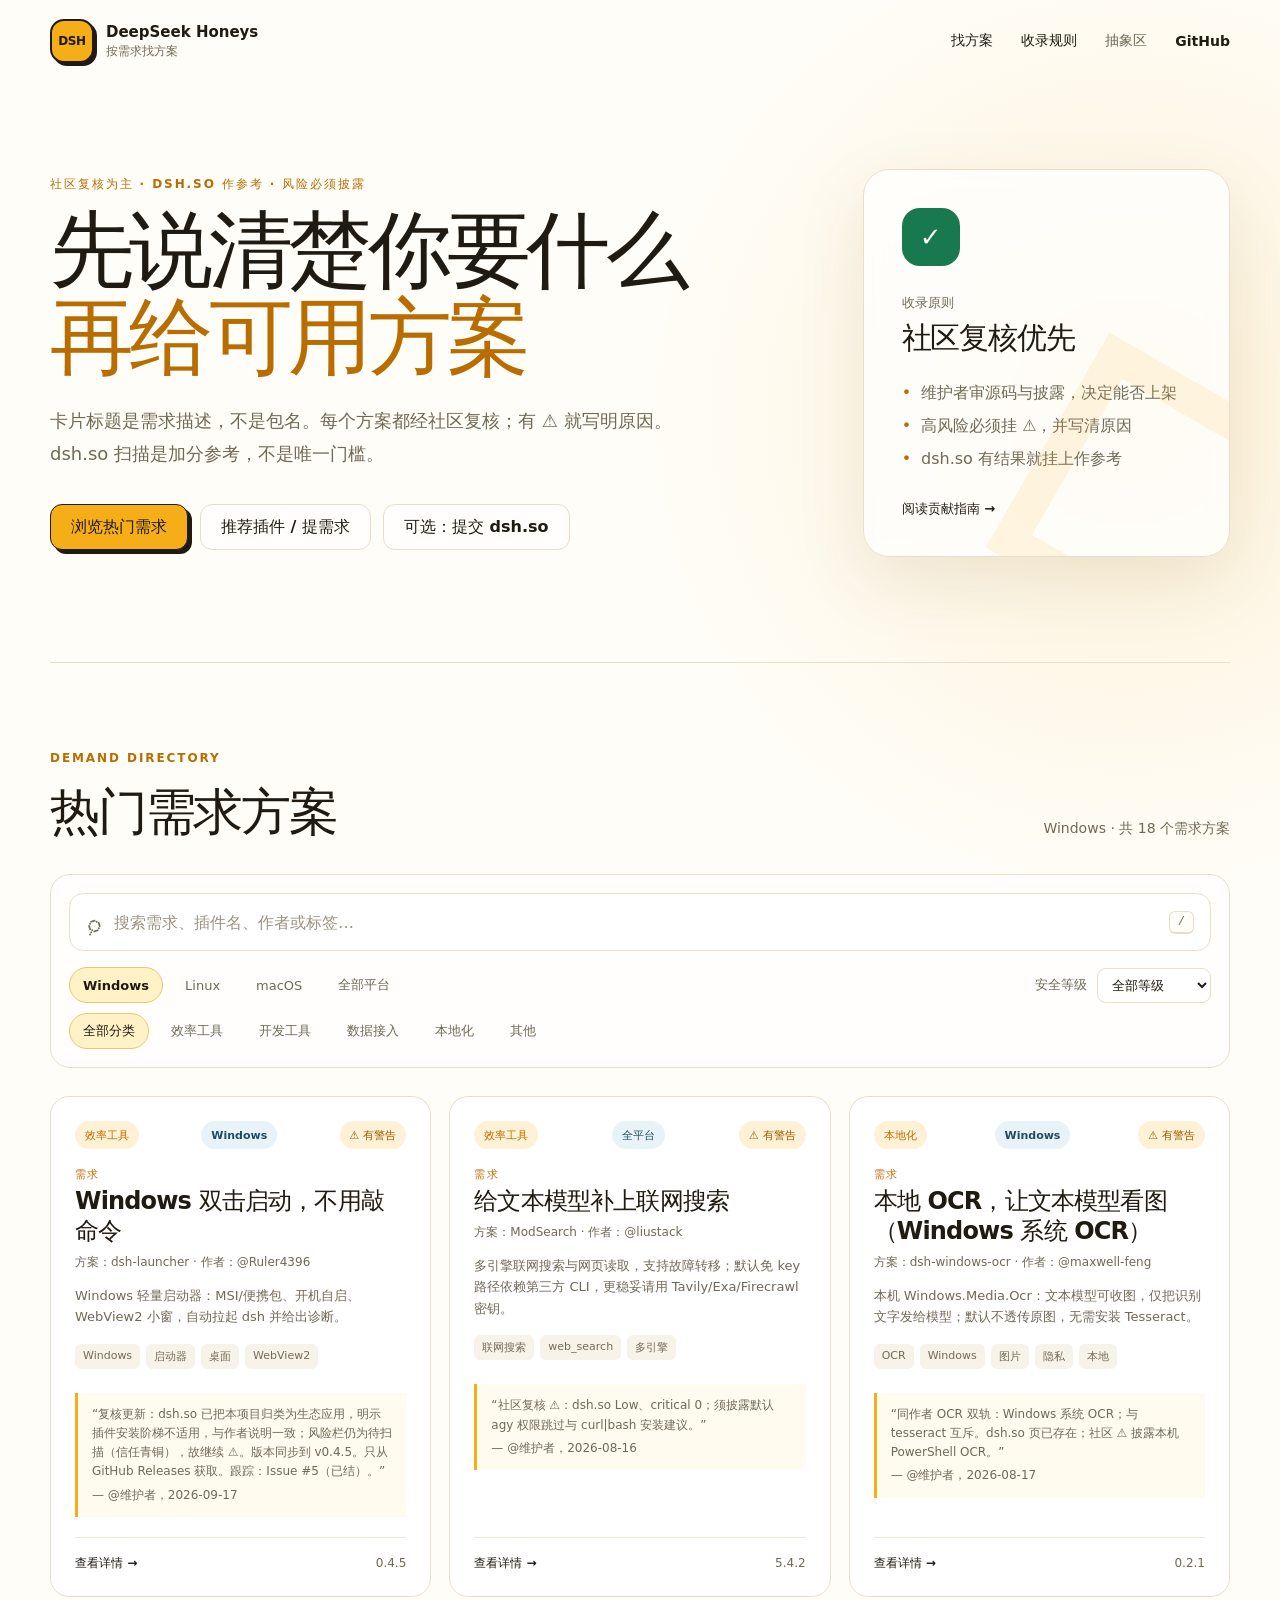
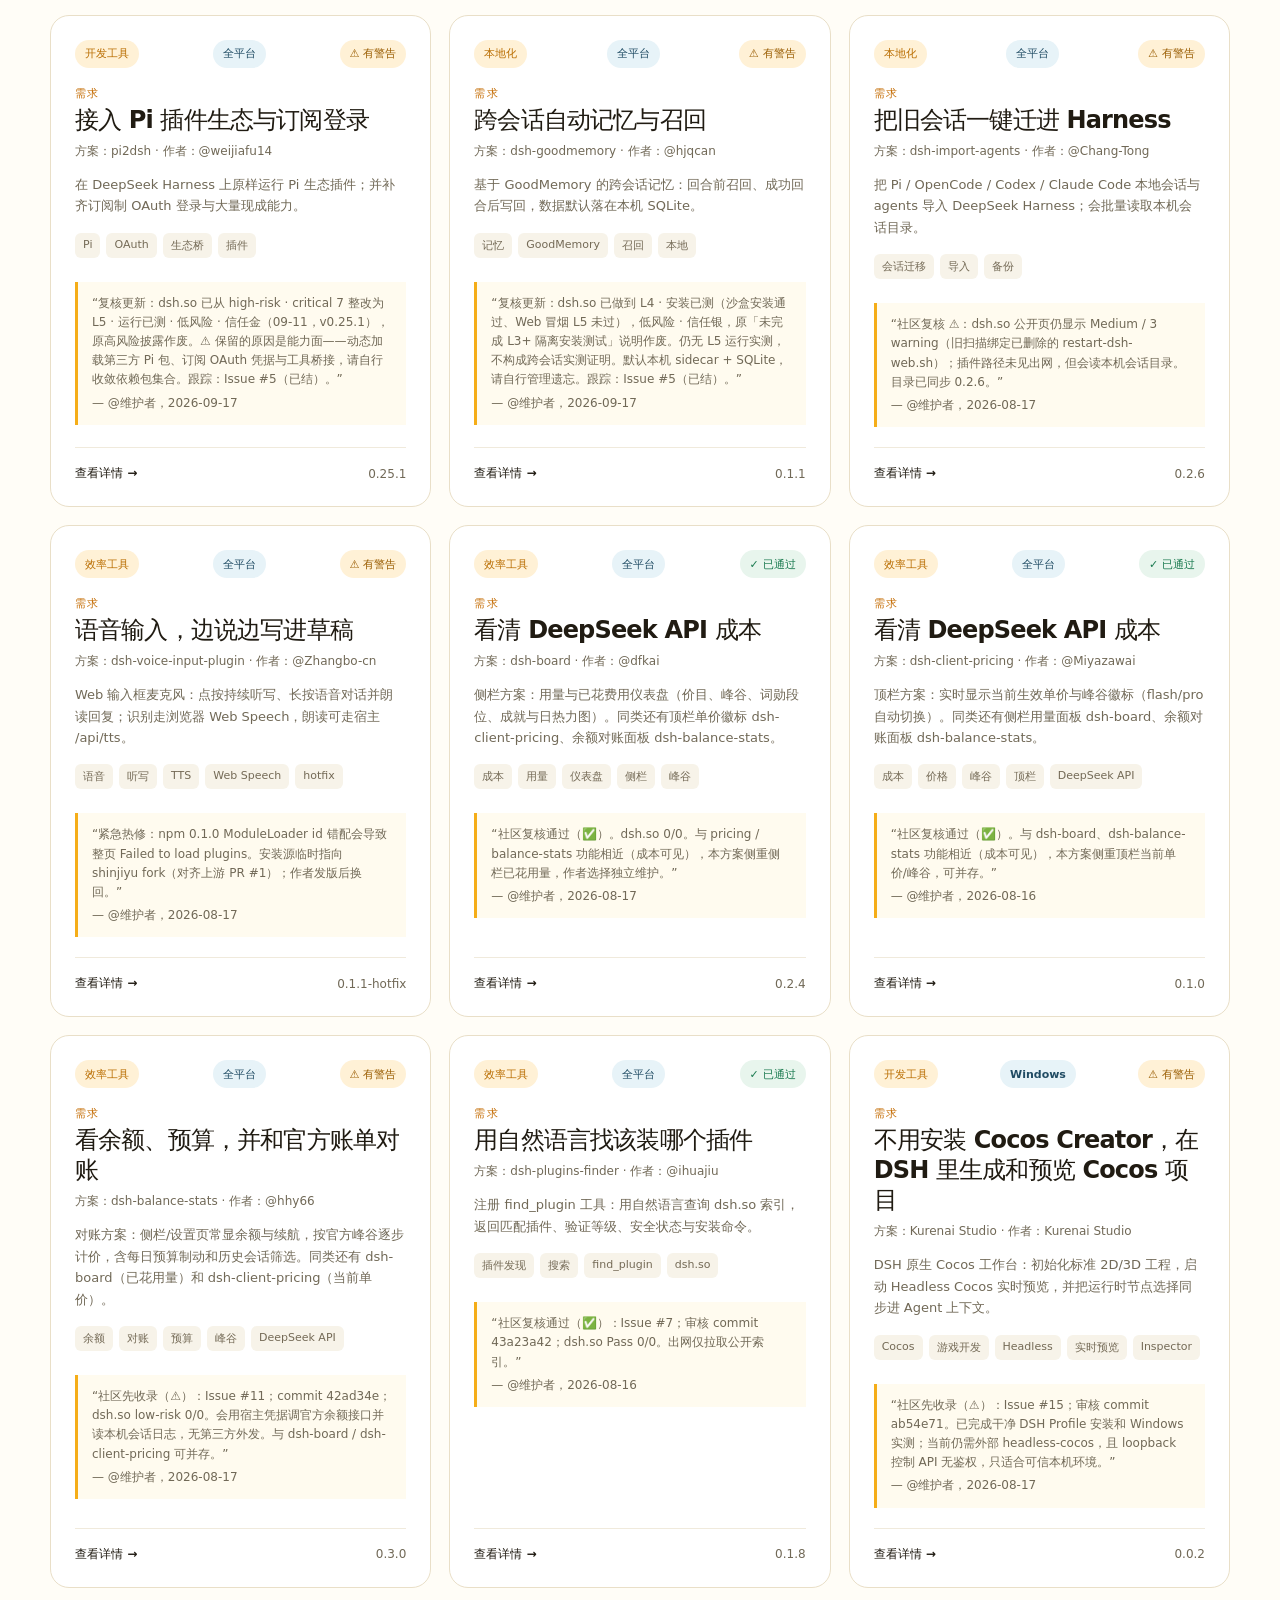
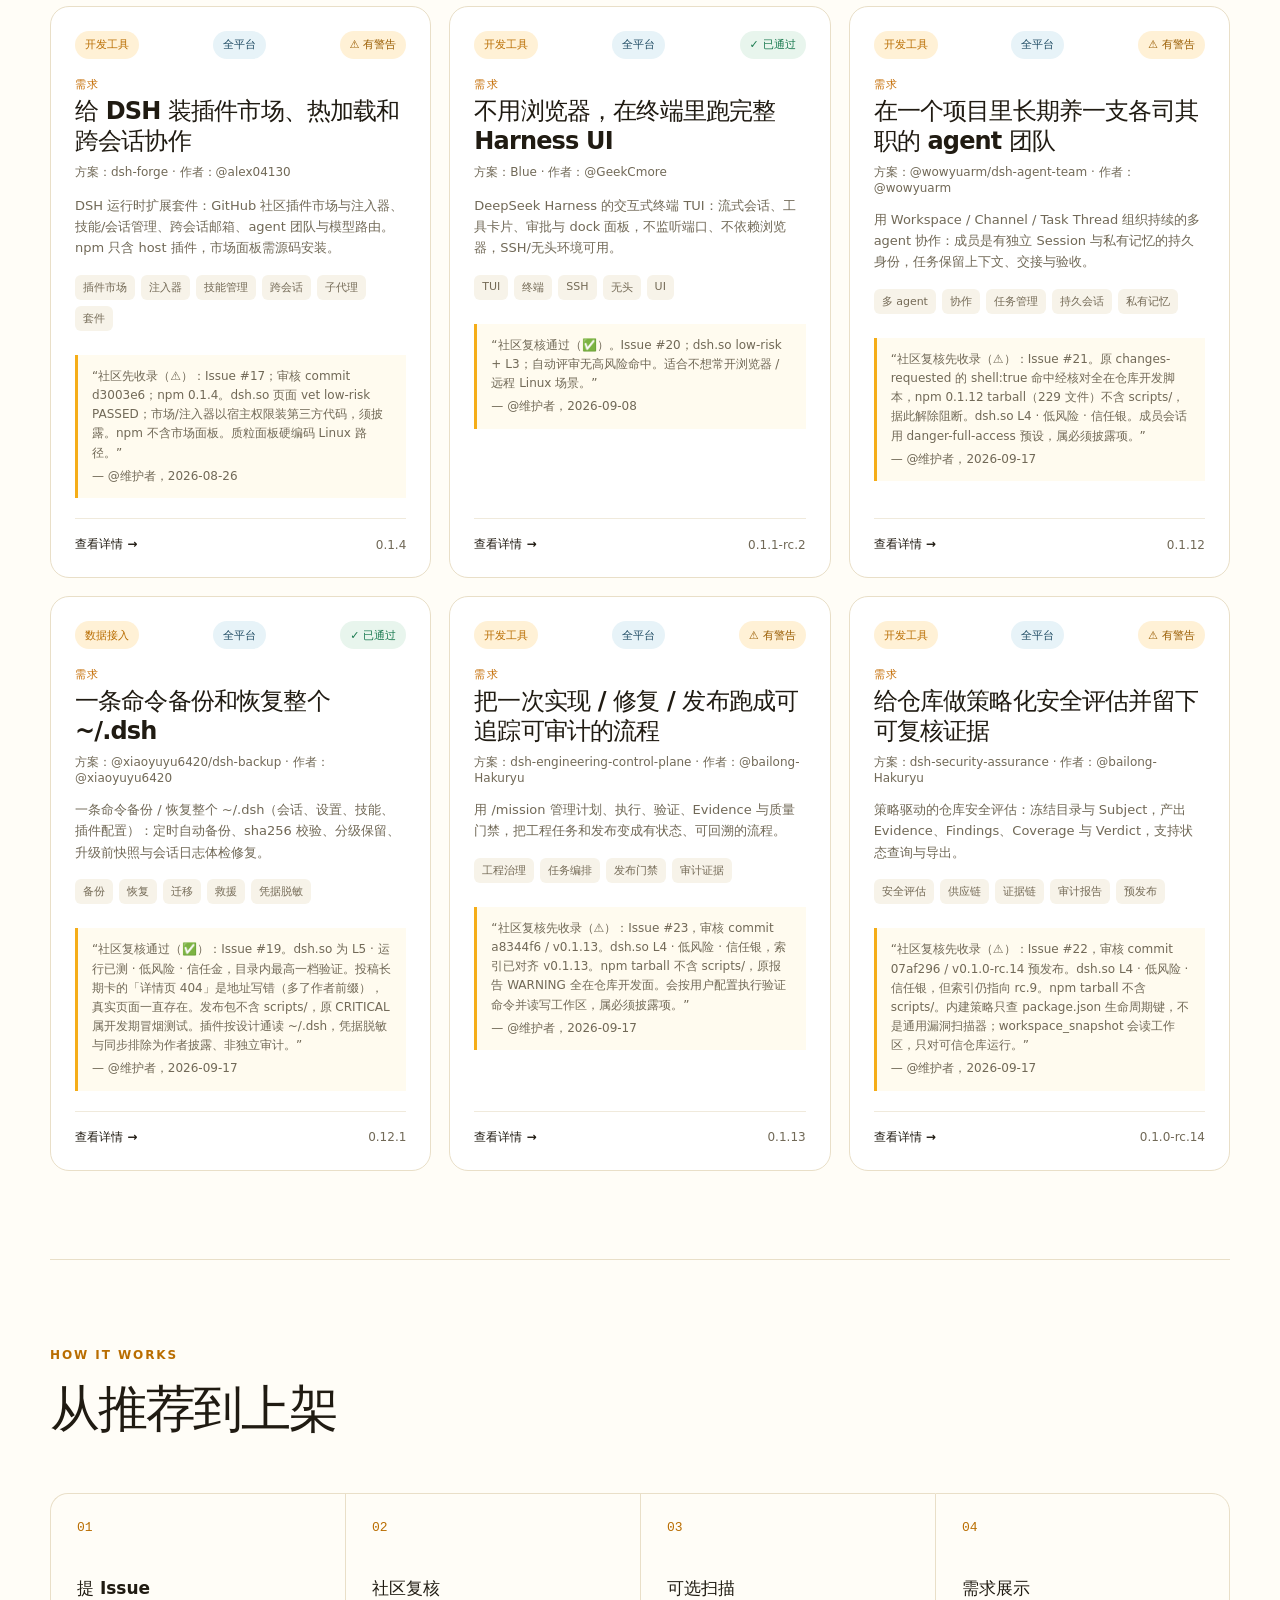
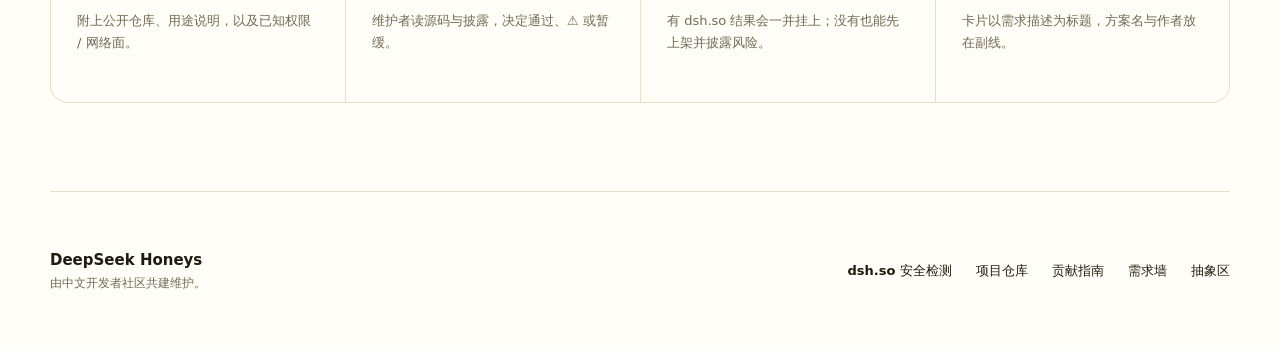
<file: index.html>
<!doctype html>
<html lang="zh-CN">
  <head>
    <meta charset="UTF-8" />
    <meta name="viewport" content="width=device-width, initial-scale=1.0" />
    <meta
      name="description"
      content="DeepSeek Honeys 社区维护的插件目录：按热门需求找方案，社区复核为主，dsh.so 为参考信号。"
    />
    <meta name="theme-color" content="#fff8e7" />
    <title>DeepSeek Honeys 插件目录</title>
    <link rel="stylesheet" href="./assets/styles.css?v=20260817-platform" />
    <script type="module" src="./assets/app.js?v=20260817-platform"></script>
  </head>
  <body>
    <header class="site-header">
      <a class="brand" href="./" aria-label="DeepSeek Honeys 插件目录首页">
        <span class="brand-mark" aria-hidden="true">DSH</span>
        <span>
          <strong>DeepSeek Honeys</strong>
          <small>按需求找方案</small>
        </span>
      </a>
      <nav aria-label="主导航">
        <a href="#directory">找方案</a>
        <a href="#how-it-works">收录规则</a>
        <a class="nav-meme" href="./meme.html">抽象区</a>
        <a href="https://github.com/dshoneys/awesome-dshoneys" target="_blank" rel="noreferrer">GitHub</a>
      </nav>
    </header>

    <main>
      <section class="hero">
        <div class="hero-copy">
          <p class="eyebrow">社区复核为主 · dsh.so 作参考 · 风险必须披露</p>
          <h1>先说清楚你要什么<br /><span>再给可用方案</span></h1>
          <p class="hero-description">
            卡片标题是需求描述，不是包名。每个方案都经社区复核；有 ⚠️ 就写明原因。dsh.so 扫描是加分参考，不是唯一门槛。
          </p>
          <div class="hero-actions">
            <a class="button button-primary" href="#directory">浏览热门需求</a>
            <a
              class="button button-secondary"
              href="https://github.com/dshoneys/awesome-dshoneys/issues/new/choose"
              target="_blank"
              rel="noreferrer"
            >
              推荐插件 / 提需求
            </a>
            <a
              class="button button-secondary"
              href="https://www.dsh.so/zh/submit/"
              target="_blank"
              rel="noreferrer"
            >
              可选：提交 dsh.so
            </a>
          </div>
        </div>

        <aside class="trust-panel" aria-label="目录原则">
          <div class="trust-icon" aria-hidden="true">✓</div>
          <p>收录原则</p>
          <h2>社区复核优先</h2>
          <ul>
            <li>维护者审源码与披露，决定能否上架</li>
            <li>高风险必须挂 ⚠️，并写清原因</li>
            <li>dsh.so 有结果就挂上作参考</li>
          </ul>
          <a href="https://github.com/dshoneys/awesome-dshoneys/blob/main/CONTRIBUTING.md" target="_blank" rel="noreferrer">
            阅读贡献指南 →
          </a>
        </aside>
      </section>

      <section class="directory" id="directory" aria-labelledby="directory-title">
        <div class="section-heading">
          <div>
            <p class="eyebrow">DEMAND DIRECTORY</p>
            <h2 id="directory-title">热门需求方案</h2>
          </div>
          <p id="result-count" class="result-count" aria-live="polite">正在载入目录…</p>
        </div>

        <div class="search-panel">
          <label class="search-box" for="search-input">
            <span aria-hidden="true">⌕</span>
            <input
              id="search-input"
              type="search"
              autocomplete="off"
              placeholder="搜索需求、插件名、作者或标签…"
            />
            <kbd>/</kbd>
          </label>
          <div class="filter-row">
            <div class="filter-group" aria-label="按平台筛选">
              <button class="filter-chip is-active" type="button" data-platform="windows">Windows</button>
              <button class="filter-chip" type="button" data-platform="linux">Linux</button>
              <button class="filter-chip" type="button" data-platform="macos">macOS</button>
              <button class="filter-chip" type="button" data-platform="all">全部平台</button>
            </div>
            <label class="status-filter">
              <span>安全等级</span>
              <select id="status-select">
                <option value="all">全部等级</option>
                <option value="passed">✅ 通过</option>
                <option value="warning">⚠️ 警告</option>
              </select>
            </label>
          </div>
          <div class="filter-row filter-row-secondary">
            <div class="filter-group" aria-label="按分类筛选">
              <button class="filter-chip is-active" type="button" data-category="all">全部分类</button>
              <button class="filter-chip" type="button" data-category="productivity">效率工具</button>
              <button class="filter-chip" type="button" data-category="development">开发工具</button>
              <button class="filter-chip" type="button" data-category="data">数据接入</button>
              <button class="filter-chip" type="button" data-category="local">本地化</button>
              <button class="filter-chip" type="button" data-category="other">其他</button>
            </div>
          </div>
        </div>

        <div id="plugin-grid" class="plugin-grid" aria-live="polite"></div>

        <div id="empty-state" class="empty-state" hidden>
          <span aria-hidden="true">⌕</span>
          <h3 id="empty-title">没有找到匹配的插件</h3>
          <p id="empty-description">换个关键词或筛选条件试试。</p>
          <button id="clear-filters" class="button button-secondary" type="button">清除筛选</button>
        </div>
      </section>

      <section class="how-it-works" id="how-it-works" aria-labelledby="process-title">
        <div class="section-heading">
          <div>
            <p class="eyebrow">HOW IT WORKS</p>
            <h2 id="process-title">从推荐到上架</h2>
          </div>
        </div>
        <ol class="steps">
          <li><span>01</span><strong>提 Issue</strong><p>附上公开仓库、用途说明，以及已知权限 / 网络面。</p></li>
          <li><span>02</span><strong>社区复核</strong><p>维护者读源码与披露，决定通过、⚠️ 或暂缓。</p></li>
          <li><span>03</span><strong>可选扫描</strong><p>有 dsh.so 结果会一并挂上；没有也能先上架并披露风险。</p></li>
          <li><span>04</span><strong>需求展示</strong><p>卡片以需求描述为标题，方案名与作者放在副线。</p></li>
        </ol>
      </section>
    </main>

    <footer>
      <div>
        <strong>DeepSeek Honeys</strong>
        <p>由中文开发者社区共建维护。</p>
      </div>
      <div class="footer-links">
        <a href="https://www.dsh.so/zh/submit/">dsh.so 安全检测</a>
        <a href="https://github.com/dshoneys/awesome-dshoneys">项目仓库</a>
        <a href="https://github.com/dshoneys/awesome-dshoneys/blob/main/CONTRIBUTING.md">贡献指南</a>
        <a href="https://github.com/dshoneys/awesome-dshoneys/issues">需求墙</a>
        <a href="./meme.html">抽象区</a>
      </div>
    </footer>
  </body>
</html>
</file>
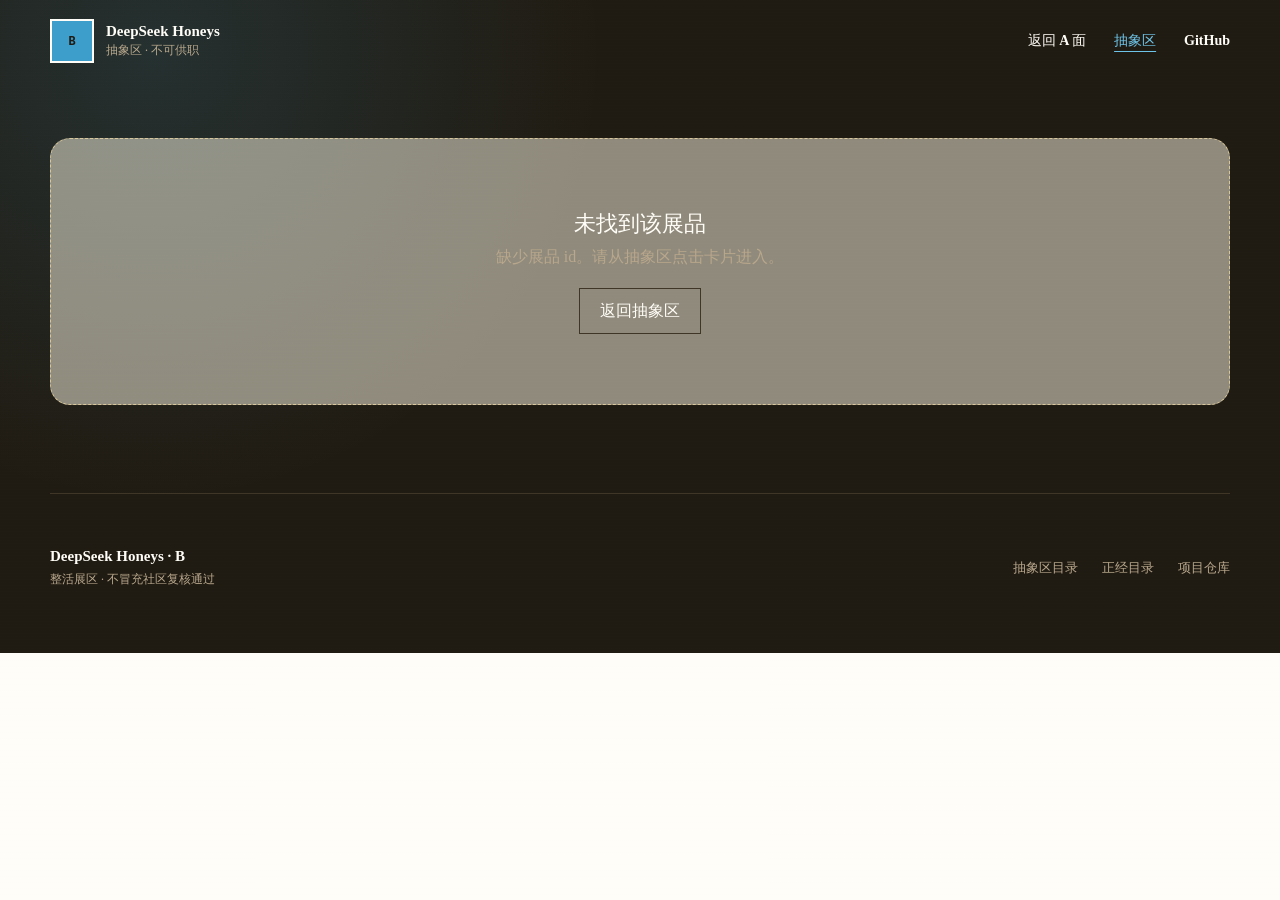
<file: meme-plugin.html>
<!doctype html>
<html lang="zh-CN">
  <head>
    <meta charset="UTF-8" />
    <meta name="viewport" content="width=device-width, initial-scale=1.0" />
    <meta name="description" content="DeepSeek Honeys 抽象区展品详情：整活插件，不可供职推荐。" />
    <meta name="theme-color" content="#201b12" />
    <meta name="robots" content="noindex" />
    <title>展品详情 · 抽象区</title>
    <link rel="stylesheet" href="./assets/styles.css?v=20260817-nav" />
    <script type="module" src="./assets/meme-plugin.js?v=20260816-b3"></script>
  </head>
  <body class="side-b">
    <header class="site-header">
      <a class="brand" href="./meme.html" aria-label="返回抽象区">
        <span class="brand-mark" aria-hidden="true">B</span>
        <span>
          <strong>DeepSeek Honeys</strong>
          <small>抽象区 · 不可供职</small>
        </span>
      </a>
      <nav aria-label="主导航">
        <a href="./">返回 A 面</a>
        <a href="./meme.html" aria-current="page">抽象区</a>
        <a href="https://github.com/dshoneys/awesome-dshoneys" target="_blank" rel="noreferrer">GitHub</a>
      </nav>
    </header>

    <main class="plugin-page">
      <p id="plugin-loading" class="result-count">正在载入展品…</p>

      <div id="plugin-missing" class="empty-state" hidden>
        <h3>未找到该展品</h3>
        <p>请返回抽象区重新选择。</p>
        <a class="button button-secondary button-refuse-ghost" href="./meme.html">返回抽象区</a>
      </div>

      <article id="plugin-article" class="plugin-detail" hidden>
        <p id="plugin-breadcrumb" class="breadcrumb"></p>
        <div id="plugin-badges" class="card-top detail-badges"></div>
        <h1 id="plugin-title"></h1>
        <p id="plugin-meta" class="plugin-meta"></p>
        <p id="plugin-description" class="hero-description detail-lead"></p>
        <p id="plugin-warning" class="meme-warning detail-warning"></p>

        <section class="detail-section" aria-labelledby="about-title">
          <h2 id="about-title">展品说明</h2>
          <div id="plugin-details" class="detail-copy"></div>
        </section>

        <section class="detail-section" aria-labelledby="install-title">
          <h2 id="install-title">安装（自负）</h2>
          <p id="install-summary" class="detail-copy">复制命令前请确认：这是抽象区展品，默认不要往生产环境塞。</p>
          <div id="install-commands" class="install-commands"></div>
        </section>

        <section class="detail-section" aria-labelledby="actions-title">
          <h2 id="actions-title">下一步</h2>
          <p class="detail-copy">笑完可以走。要装请自负。</p>
          <div id="plugin-actions" class="hero-actions"></div>
        </section>
      </article>
    </main>

    <footer>
      <div>
        <strong>DeepSeek Honeys · B</strong>
        <p>整活展区 · 不冒充社区复核通过</p>
      </div>
      <div class="footer-links">
        <a href="./meme.html">抽象区目录</a>
        <a href="./">正经目录</a>
        <a href="https://github.com/dshoneys/awesome-dshoneys">项目仓库</a>
      </div>
    </footer>
  </body>
</html>
</file>
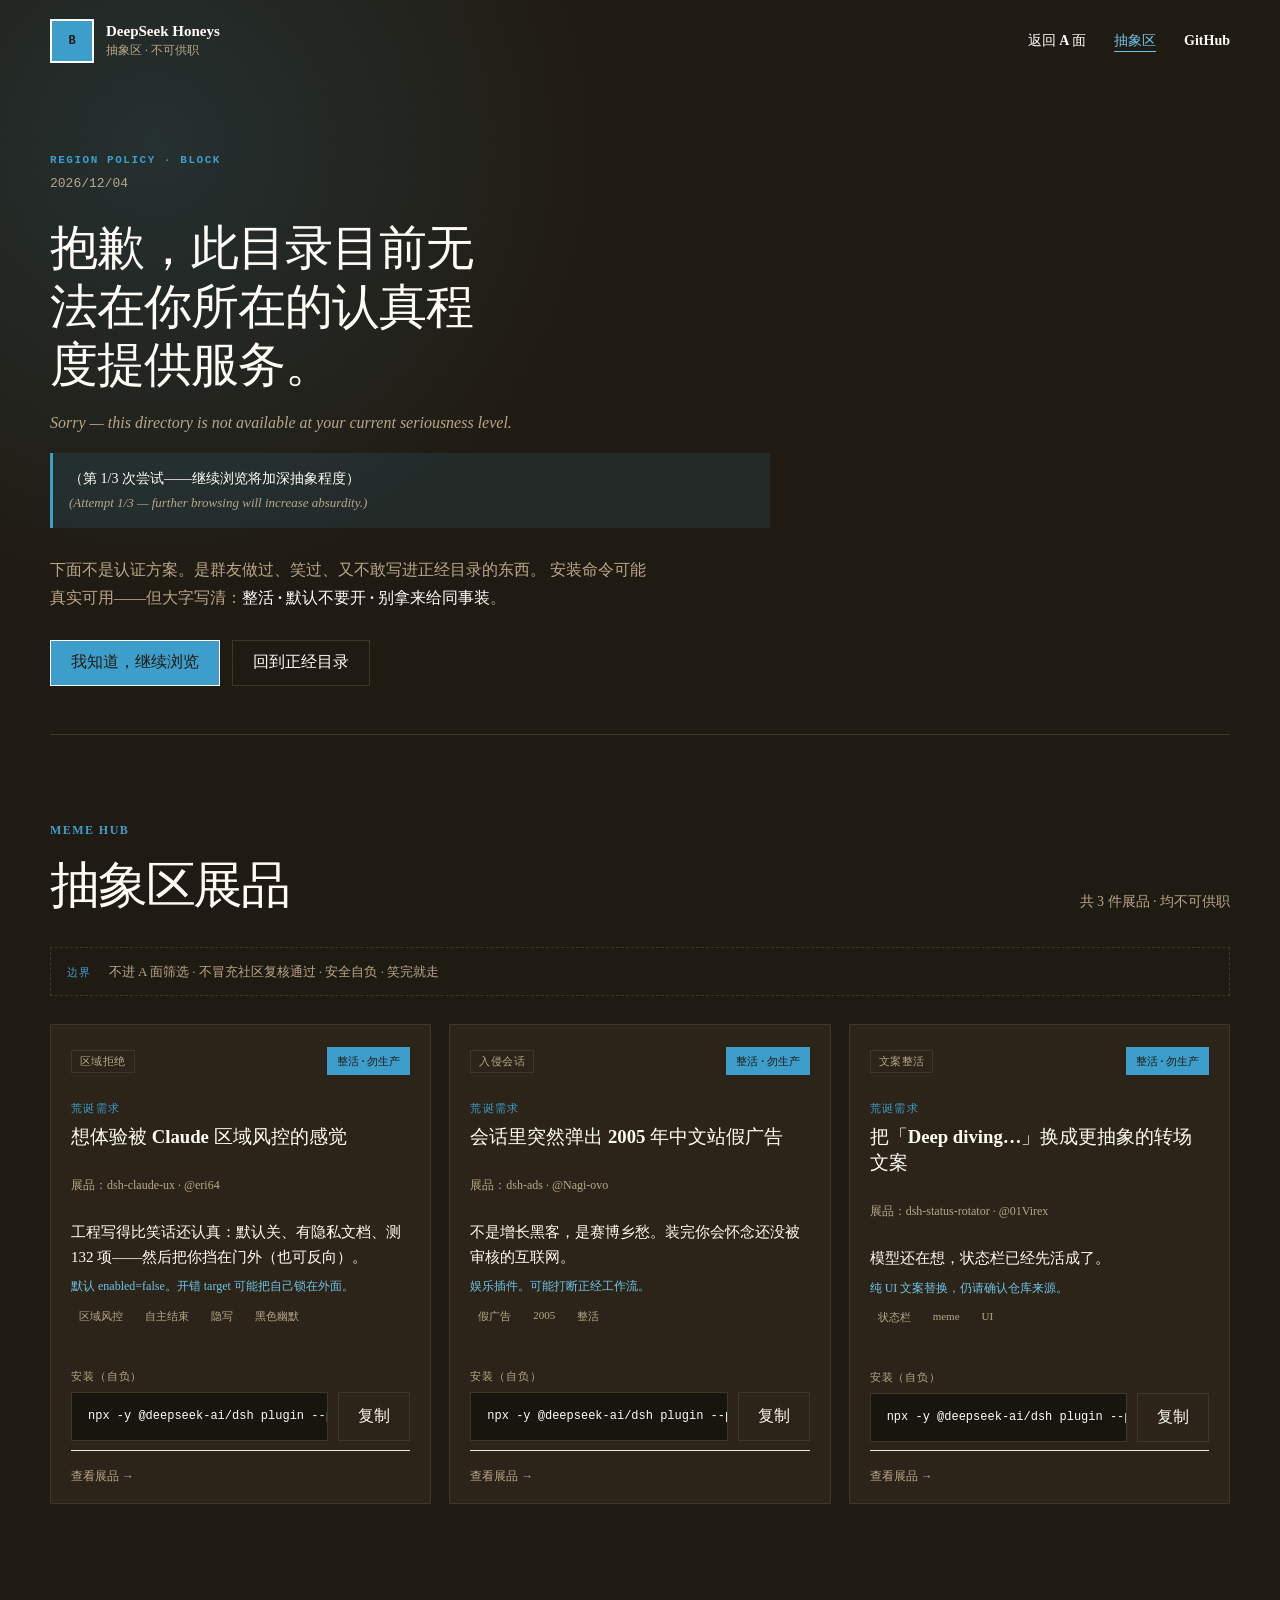
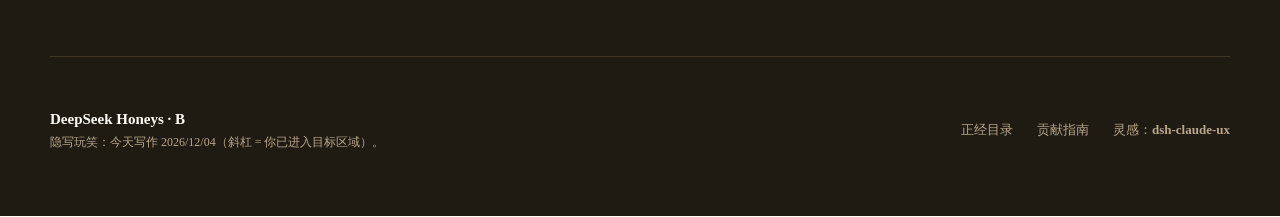
<file: meme.html>
<!doctype html>
<html lang="zh-CN">
  <head>
    <meta charset="UTF-8" />
    <meta name="viewport" content="width=device-width, initial-scale=1.0" />
    <meta
      name="description"
      content="DeepSeek Honeys 抽象区：黑色幽默 / 整活插件。不可供职推荐。"
    />
    <meta name="theme-color" content="#201b12" />
    <meta name="robots" content="noindex" />
    <title>抽象区 · 此目录目前无法在你所在的认真程度提供服务</title>
    <link rel="stylesheet" href="./assets/styles.css?v=20260817-nav" />
    <script type="module" src="./assets/meme.js?v=20260816-b3"></script>
  </head>
  <body class="side-b">
    <header class="site-header">
      <a class="brand" href="./" aria-label="返回正经目录">
        <span class="brand-mark" aria-hidden="true">B</span>
        <span>
          <strong>DeepSeek Honeys</strong>
          <small>抽象区 · 不可供职</small>
        </span>
      </a>
      <nav aria-label="主导航">
        <a href="./">返回 A 面</a>
        <a href="#meme-directory" aria-current="page">抽象区</a>
        <a href="https://github.com/dshoneys/awesome-dshoneys" target="_blank" rel="noreferrer">GitHub</a>
      </nav>
    </header>

    <main>
      <section class="refusal-hero" aria-labelledby="refusal-title">
        <p class="refusal-kicker">REGION POLICY · BLOCK</p>
        <p class="refusal-date" id="refusal-date" aria-hidden="true"></p>
        <h1 id="refusal-title">
          抱歉，此目录目前无法在你所在的认真程度提供服务。
        </h1>
        <p class="refusal-en">
          Sorry — this directory is not available at your current seriousness level.
        </p>
        <p class="refusal-attempt" id="refusal-attempt" aria-live="polite"></p>
        <p class="refusal-lead">
          下面不是认证方案。是群友做过、笑过、又不敢写进正经目录的东西。
          安装命令可能真实可用——但大字写清：<strong>整活 · 默认不要开 · 别拿来给同事装</strong>。
        </p>
        <div class="hero-actions">
          <a class="button button-refuse" href="#meme-directory">我知道，继续浏览</a>
          <a class="button button-secondary button-refuse-ghost" href="./">回到正经目录</a>
        </div>
      </section>

      <section class="directory meme-directory" id="meme-directory" aria-labelledby="meme-title">
        <div class="section-heading">
          <div>
            <p class="eyebrow refusal-eyebrow">MEME HUB</p>
            <h2 id="meme-title">抽象区展品</h2>
          </div>
          <p id="meme-count" class="result-count" aria-live="polite">正在载入…</p>
        </div>

        <div class="meme-disclaimer" role="note">
          <strong>边界</strong>
          <span>不进 A 面筛选 · 不冒充社区复核通过 · 安全自负 · 笑完就走</span>
        </div>

        <div id="meme-grid" class="meme-grid" aria-live="polite"></div>

        <div id="meme-empty" class="empty-state" hidden>
          <h3>抽象区暂时空了</h3>
          <p>大概是认真程度又回来了。</p>
          <a class="button button-secondary" href="./">返回 A 面</a>
        </div>
      </section>
    </main>

    <footer>
      <div>
        <strong>DeepSeek Honeys · B</strong>
        <p id="footer-stego">日期格式可能在暗示什么。也可能没有。</p>
      </div>
      <div class="footer-links">
        <a href="./">正经目录</a>
        <a href="https://github.com/dshoneys/awesome-dshoneys/blob/main/CONTRIBUTING.md">贡献指南</a>
        <a href="https://github.com/eri64/dsh-claude-ux" target="_blank" rel="noreferrer">灵感：dsh-claude-ux</a>
      </div>
    </footer>
  </body>
</html>
</file>
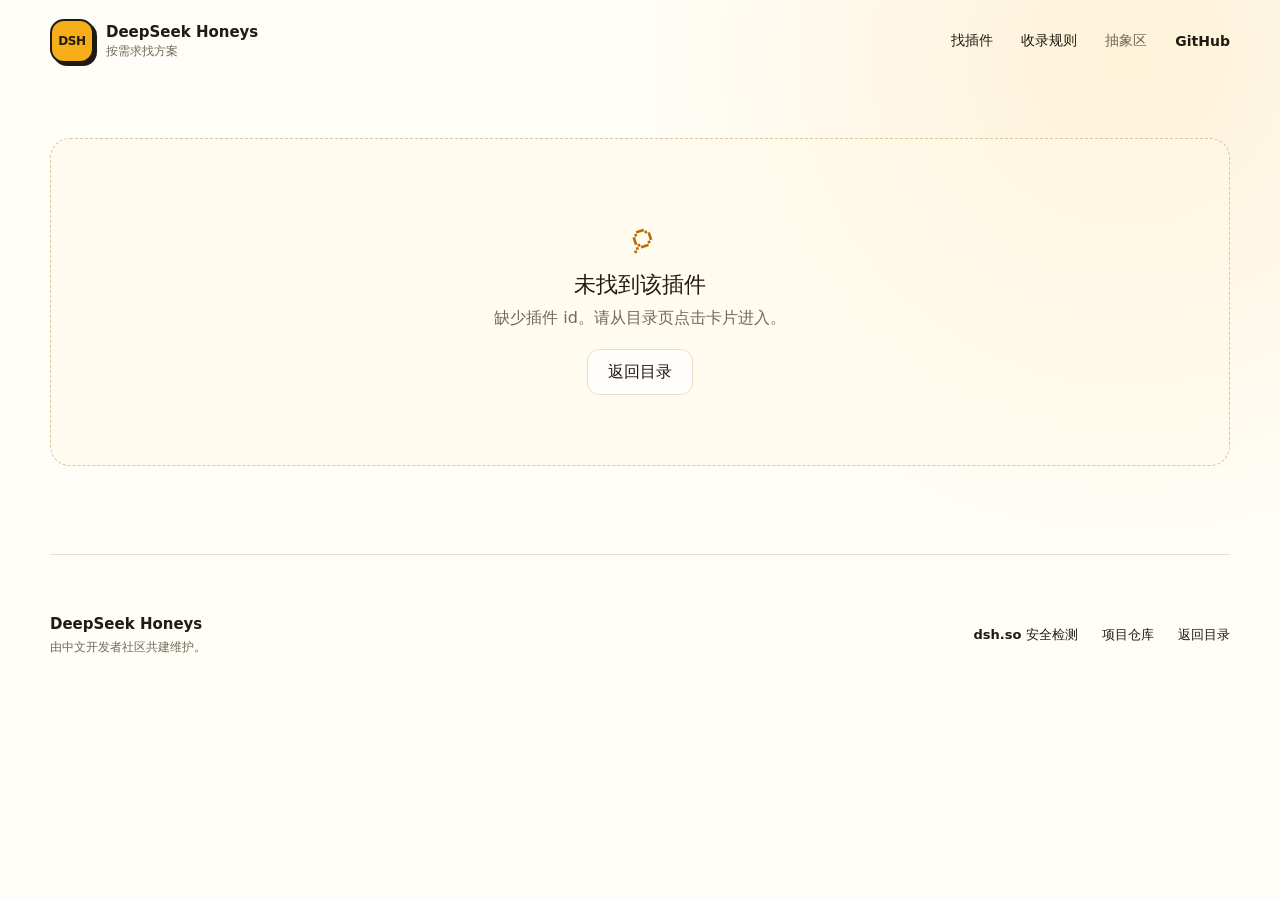
<file: plugin.html>
<!doctype html>
<html lang="zh-CN">
  <head>
    <meta charset="UTF-8" />
    <meta name="viewport" content="width=device-width, initial-scale=1.0" />
    <meta name="description" content="DeepSeek Honeys 需求方案详情：介绍、安装方式与社区复核入口。" />
    <meta name="theme-color" content="#fff8e7" />
    <title>插件详情 · DeepSeek Honeys</title>
    <link rel="stylesheet" href="./assets/styles.css?v=20260817-platform" />
    <script type="module" src="./assets/plugin.js?v=20260817-platform"></script>
  </head>
  <body>
    <header class="site-header">
      <a class="brand" href="./" aria-label="DeepSeek Honeys 插件目录首页">
        <span class="brand-mark" aria-hidden="true">DSH</span>
        <span>
          <strong>DeepSeek Honeys</strong>
          <small>按需求找方案</small>
        </span>
      </a>
      <nav aria-label="主导航">
        <a href="./#directory">找插件</a>
        <a href="./#how-it-works">收录规则</a>
        <a class="nav-meme" href="./meme.html">抽象区</a>
        <a href="https://github.com/dshoneys/awesome-dshoneys" target="_blank" rel="noreferrer">GitHub</a>
      </nav>
    </header>

    <main class="plugin-page">
      <p id="plugin-loading" class="result-count">正在载入插件详情…</p>

      <div id="plugin-missing" class="empty-state" hidden>
        <span aria-hidden="true">⌕</span>
        <h3>未找到该插件</h3>
        <p>请返回目录重新选择。</p>
        <a class="button button-secondary" href="./#directory">返回目录</a>
      </div>

      <article id="plugin-article" class="plugin-detail" hidden>
        <p id="plugin-breadcrumb" class="breadcrumb"></p>
        <div id="plugin-badges" class="card-top detail-badges"></div>
        <h1 id="plugin-title"></h1>
        <p id="plugin-meta" class="plugin-meta"></p>
        <p id="plugin-description" class="hero-description detail-lead"></p>

        <section class="detail-section" aria-labelledby="about-title">
          <h2 id="about-title">详细介绍</h2>
          <div id="plugin-details" class="detail-copy"></div>
        </section>

        <section class="detail-section" aria-labelledby="install-title">
          <h2 id="install-title">安装方式</h2>
          <p id="install-summary" class="detail-copy"></p>
          <div id="install-commands" class="install-commands"></div>
          <div id="install-notes" class="install-notes"></div>
        </section>

        <section id="plugin-feedback" class="detail-section" aria-label="社区审核说明" hidden></section>

        <section class="detail-section" aria-labelledby="actions-title">
          <h2 id="actions-title">下一步</h2>
          <p class="detail-copy">确认适合后再跳转到外部页面。</p>
          <div id="plugin-actions" class="hero-actions"></div>
        </section>
      </article>
    </main>

    <footer>
      <div>
        <strong>DeepSeek Honeys</strong>
        <p>由中文开发者社区共建维护。</p>
      </div>
      <div class="footer-links">
        <a href="https://www.dsh.so/zh/submit/">dsh.so 安全检测</a>
        <a href="https://github.com/dshoneys/awesome-dshoneys">项目仓库</a>
        <a href="./#directory">返回目录</a>
      </div>
    </footer>
  </body>
</html>
</file>
<file: assets/styles.css>
:root {
  --ink: #201b12;
  --muted: #716957;
  --paper: #fffdf7;
  --paper-deep: #fff6da;
  --honey: #f5ad18;
  --honey-dark: #b96d00;
  --line: #e9dfc8;
  --green: #18794e;
  --green-soft: #e8f5ed;
  --orange-soft: #fff1d6;
  --shadow: 0 24px 70px rgba(90, 60, 10, 0.1);
  font-family:
    Inter, "PingFang SC", "Microsoft YaHei", system-ui, -apple-system, BlinkMacSystemFont, "Segoe UI",
    sans-serif;
  color: var(--ink);
  background: var(--paper);
  font-synthesis: none;
}

* {
  box-sizing: border-box;
}

html {
  scroll-behavior: smooth;
}

body {
  margin: 0;
  min-width: 320px;
  background:
    radial-gradient(circle at 88% 8%, rgba(245, 173, 24, 0.14), transparent 30rem),
    var(--paper);
}

a {
  color: inherit;
  text-decoration: none;
}

button,
input,
select {
  font: inherit;
}

button,
a {
  -webkit-tap-highlight-color: transparent;
}

.site-header,
main,
footer {
  width: min(1180px, calc(100% - 40px));
  margin-inline: auto;
}

.site-header {
  min-height: 82px;
  display: flex;
  align-items: center;
  justify-content: space-between;
  gap: 24px;
}

.brand {
  display: inline-flex;
  align-items: center;
  gap: 12px;
}

.brand-mark {
  width: 44px;
  height: 44px;
  display: grid;
  place-items: center;
  border: 2px solid var(--ink);
  border-radius: 14px;
  background: var(--honey);
  font-size: 12px;
  font-weight: 900;
  letter-spacing: -0.03em;
  box-shadow: 3px 3px 0 var(--ink);
}

.brand strong,
.brand small {
  display: block;
}

.brand strong {
  font-size: 15px;
}

.brand small {
  margin-top: 2px;
  color: var(--muted);
  font-size: 12px;
}

nav {
  display: flex;
  align-items: center;
  gap: 28px;
  font-size: 14px;
  font-weight: 650;
}

nav a {
  padding-block: 10px;
}

nav a:hover,
.footer-links a:hover {
  color: var(--honey-dark);
}

nav a.nav-meme {
  color: var(--muted);
  font-weight: 600;
}

nav a.nav-meme:hover {
  color: var(--ink);
}

.hero {
  min-height: 580px;
  display: grid;
  grid-template-columns: minmax(0, 1.45fr) minmax(320px, 0.75fr);
  align-items: center;
  gap: clamp(48px, 8vw, 110px);
  padding: 76px 0 94px;
}

.eyebrow {
  margin: 0 0 14px;
  color: var(--honey-dark);
  font-size: 12px;
  font-weight: 800;
  letter-spacing: 0.16em;
  text-transform: uppercase;
}

h1,
h2,
h3,
p {
  margin-top: 0;
}

h1 {
  max-width: 720px;
  margin-bottom: 24px;
  font-size: clamp(48px, 7vw, 84px);
  line-height: 1.04;
  letter-spacing: -0.055em;
}

h1 span {
  color: var(--honey-dark);
}

.hero-description {
  max-width: 640px;
  margin-bottom: 34px;
  color: var(--muted);
  font-size: 18px;
  line-height: 1.8;
}

.hero-actions {
  display: flex;
  flex-wrap: wrap;
  gap: 12px;
}

.button {
  min-height: 46px;
  display: inline-flex;
  align-items: center;
  justify-content: center;
  padding: 0 20px;
  border: 1px solid transparent;
  border-radius: 12px;
  cursor: pointer;
  font-weight: 750;
  transition:
    transform 160ms ease,
    box-shadow 160ms ease,
    background 160ms ease;
}

.button:hover {
  transform: translateY(-2px);
}

.button-primary {
  border-color: var(--ink);
  color: var(--ink);
  background: var(--honey);
  box-shadow: 4px 4px 0 var(--ink);
}

.button-primary:hover {
  box-shadow: 6px 6px 0 var(--ink);
}

.button-secondary {
  border-color: var(--line);
  background: rgba(255, 255, 255, 0.8);
}

.button-secondary:hover {
  border-color: #cfb87f;
  background: #fff;
}

.trust-panel {
  position: relative;
  padding: 38px;
  overflow: hidden;
  border: 1px solid var(--line);
  border-radius: 26px;
  background: rgba(255, 255, 255, 0.75);
  box-shadow: var(--shadow);
  backdrop-filter: blur(10px);
}

.trust-panel::after {
  content: "";
  position: absolute;
  right: -50px;
  bottom: -70px;
  width: 180px;
  height: 180px;
  border: 34px solid rgba(245, 173, 24, 0.11);
  transform: rotate(30deg);
}

.trust-icon {
  width: 58px;
  height: 58px;
  display: grid;
  place-items: center;
  margin-bottom: 28px;
  border-radius: 18px;
  color: #fff;
  background: var(--green);
  font-size: 26px;
  font-weight: 800;
}

.trust-panel > p {
  margin-bottom: 6px;
  color: var(--muted);
  font-size: 13px;
}

.trust-panel h2 {
  margin-bottom: 24px;
  font-size: 30px;
  letter-spacing: -0.04em;
}

.trust-panel ul {
  margin: 0 0 28px;
  padding: 0;
  list-style: none;
  color: var(--muted);
}

.trust-panel li {
  margin-bottom: 12px;
}

.trust-panel li::before {
  content: "•";
  margin-right: 10px;
  color: var(--honey-dark);
}

.trust-panel a {
  position: relative;
  z-index: 1;
  font-size: 13px;
  font-weight: 750;
}

.directory,
.how-it-works {
  padding: 88px 0;
  border-top: 1px solid var(--line);
}

.section-heading {
  display: flex;
  align-items: end;
  justify-content: space-between;
  gap: 24px;
  margin-bottom: 28px;
}

.section-heading h2 {
  margin-bottom: 0;
  font-size: clamp(34px, 5vw, 50px);
  letter-spacing: -0.045em;
}

.result-count {
  margin-bottom: 8px;
  color: var(--muted);
  font-size: 14px;
}

.search-panel {
  padding: 18px;
  border: 1px solid var(--line);
  border-radius: 20px;
  background: rgba(255, 255, 255, 0.72);
}

.search-box {
  height: 58px;
  display: flex;
  align-items: center;
  gap: 12px;
  padding: 0 16px;
  border: 1px solid var(--line);
  border-radius: 14px;
  background: #fff;
}

.search-box:focus-within {
  border-color: var(--honey-dark);
  box-shadow: 0 0 0 3px rgba(245, 173, 24, 0.17);
}

.search-box > span {
  color: var(--muted);
  font-size: 27px;
  line-height: 1;
  transform: rotate(-18deg);
}

.search-box input {
  min-width: 0;
  flex: 1;
  border: 0;
  outline: 0;
  color: var(--ink);
  background: transparent;
  font-size: 16px;
}

.search-box input::placeholder {
  color: #9c9380;
}

kbd {
  padding: 3px 8px;
  border: 1px solid var(--line);
  border-bottom-width: 2px;
  border-radius: 6px;
  color: var(--muted);
  background: var(--paper);
  font-size: 12px;
}

.filter-row {
  display: flex;
  align-items: center;
  justify-content: space-between;
  gap: 18px;
  padding-top: 16px;
}

.filter-row-secondary {
  padding-top: 10px;
}

.filter-group {
  display: flex;
  flex-wrap: wrap;
  gap: 8px;
}

.filter-chip {
  padding: 8px 13px;
  border: 1px solid transparent;
  border-radius: 999px;
  color: var(--muted);
  background: transparent;
  cursor: pointer;
  font-size: 13px;
}

.filter-chip:hover {
  color: var(--ink);
  background: var(--paper-deep);
}

.filter-chip.is-active {
  border-color: #e8c66f;
  color: var(--ink);
  background: #fff2c7;
  font-weight: 750;
}

.status-filter {
  display: flex;
  align-items: center;
  gap: 10px;
  color: var(--muted);
  font-size: 13px;
  white-space: nowrap;
}

.status-filter select {
  padding: 8px 30px 8px 10px;
  border: 1px solid var(--line);
  border-radius: 9px;
  color: var(--ink);
  background: #fff;
}

.plugin-grid {
  display: grid;
  grid-template-columns: repeat(3, minmax(0, 1fr));
  gap: 18px;
  margin-top: 28px;
}

.plugin-card {
  min-width: 0;
  display: flex;
  flex-direction: column;
  padding: 24px;
  border: 1px solid var(--line);
  border-radius: 19px;
  background: #fff;
  cursor: pointer;
  transition:
    transform 180ms ease,
    border-color 180ms ease,
    box-shadow 180ms ease;
}

.plugin-card:hover,
.plugin-card:focus-visible {
  border-color: #d6bd7d;
  transform: translateY(-4px);
  box-shadow: 0 18px 45px rgba(90, 60, 10, 0.1);
  outline: none;
}

.plugin-card h3 a:hover {
  color: var(--honey-dark);
}

.card-top,
.card-footer {
  display: flex;
  align-items: center;
  justify-content: space-between;
  gap: 12px;
}

.category-label,
.platform-label,
.security-badge {
  display: inline-flex;
  align-items: center;
  min-height: 28px;
  padding: 0 10px;
  border-radius: 999px;
  font-size: 11px;
  font-weight: 750;
}

.category-label {
  color: var(--honey-dark);
  background: var(--orange-soft);
}

.platform-label {
  color: #1f4b63;
  background: #e7f3f8;
}

.security-badge.passed {
  color: var(--green);
  background: var(--green-soft);
}

.security-badge.warning {
  color: #995c00;
  background: var(--orange-soft);
}

.demand-label {
  margin: 18px 0 0;
  color: var(--orange, #c46b00);
  font-size: 11px;
  font-weight: 700;
  letter-spacing: 0.12em;
  text-transform: uppercase;
}

.plugin-card h3,
.plugin-card .demand-title {
  margin: 4px 0 8px;
  font-size: 24px;
  letter-spacing: -0.035em;
  line-height: 1.25;
}

.author {
  margin-bottom: 14px;
  color: var(--muted);
  font-size: 12px;
}

.description {
  min-height: 0;
  margin-bottom: 16px;
  color: var(--muted);
  font-size: 13px;
  line-height: 1.65;
}

.tags {
  display: flex;
  flex-wrap: wrap;
  gap: 6px;
  margin-bottom: 24px;
}

.tag {
  padding: 5px 8px;
  border-radius: 6px;
  color: #746a56;
  background: #f7f3e9;
  font-size: 11px;
}

.feedback {
  margin: 0 0 20px;
  padding: 12px 14px;
  border-left: 3px solid var(--honey);
  color: var(--muted);
  background: #fffbef;
  font-size: 12px;
  line-height: 1.6;
}

.feedback cite {
  display: block;
  margin-top: 4px;
  font-style: normal;
}

.card-footer {
  margin-top: auto;
  padding-top: 17px;
  border-top: 1px solid #f0eadc;
  font-size: 12px;
}

.card-footer a {
  font-weight: 750;
}

.card-footer a:hover {
  color: var(--honey-dark);
}

.card-links {
  min-width: 0;
}

.card-footer .version {
  color: var(--muted);
  white-space: nowrap;
}

.empty-state {
  margin-top: 28px;
  padding: 70px 24px;
  border: 1px dashed #d9c79a;
  border-radius: 20px;
  text-align: center;
  background: rgba(255, 249, 230, 0.5);
}

.empty-state > span {
  display: block;
  margin-bottom: 12px;
  color: var(--honey-dark);
  font-size: 42px;
  transform: rotate(-18deg);
}

.empty-state h3 {
  margin-bottom: 8px;
  font-size: 22px;
}

.empty-state p {
  margin-bottom: 20px;
  color: var(--muted);
}

.steps {
  display: grid;
  grid-template-columns: repeat(4, 1fr);
  margin: 50px 0 0;
  padding: 0;
  list-style: none;
  counter-reset: steps;
}

.steps li {
  min-height: 210px;
  padding: 26px;
  border: 1px solid var(--line);
  border-right: 0;
}

.steps li:first-child {
  border-radius: 18px 0 0 18px;
}

.steps li:last-child {
  border-right: 1px solid var(--line);
  border-radius: 0 18px 18px 0;
}

.steps span {
  display: block;
  margin-bottom: 42px;
  color: var(--honey-dark);
  font-family: ui-monospace, SFMono-Regular, Menlo, Consolas, monospace;
  font-size: 13px;
}

.steps strong {
  display: block;
  margin-bottom: 10px;
  font-size: 17px;
}

.steps p {
  margin: 0;
  color: var(--muted);
  font-size: 13px;
  line-height: 1.7;
}

footer {
  min-height: 160px;
  display: flex;
  align-items: center;
  justify-content: space-between;
  gap: 32px;
  border-top: 1px solid var(--line);
}

footer strong {
  font-size: 15px;
}

footer p {
  margin: 6px 0 0;
  color: var(--muted);
  font-size: 12px;
}

.footer-links {
  display: flex;
  flex-wrap: wrap;
  gap: 24px;
  font-size: 13px;
  font-weight: 650;
}

@media (max-width: 900px) {
  .hero {
    grid-template-columns: 1fr;
    gap: 56px;
    padding-top: 58px;
  }

  .trust-panel {
    max-width: 600px;
  }

  .plugin-grid {
    grid-template-columns: repeat(2, minmax(0, 1fr));
  }

  .steps {
    grid-template-columns: repeat(2, 1fr);
  }

  .steps li {
    border-right: 1px solid var(--line);
    border-radius: 0;
  }

  .steps li:first-child {
    border-radius: 18px 0 0;
  }

  .steps li:nth-child(2) {
    border-radius: 0 18px 0 0;
  }

  .steps li:nth-child(3) {
    border-top: 0;
    border-radius: 0 0 0 18px;
  }

  .steps li:last-child {
    border-top: 0;
    border-radius: 0 0 18px;
  }
}

@media (max-width: 640px) {
  .site-header,
  main,
  footer {
    width: min(100% - 28px, 1180px);
  }

  .site-header {
    min-height: 72px;
  }

  /* Keep 抽象区 + GitHub; hide the rest to save space. */
  nav a:not(:last-child):not(.nav-meme):not([aria-current="page"]) {
    display: none;
  }

  nav {
    gap: 14px;
    font-size: 13px;
  }

  h1 {
    font-size: clamp(43px, 14vw, 62px);
  }

  .hero {
    min-height: auto;
    padding: 54px 0 72px;
  }

  .hero-description {
    font-size: 16px;
  }

  .trust-panel {
    padding: 28px;
  }

  .directory,
  .how-it-works {
    padding: 68px 0;
  }

  .section-heading,
  .filter-row,
  footer {
    align-items: flex-start;
    flex-direction: column;
  }

  .result-count {
    margin: 0;
  }

  .status-filter {
    width: 100%;
    justify-content: space-between;
  }

  .plugin-grid,
  .steps {
    grid-template-columns: 1fr;
  }

  .steps li,
  .steps li:first-child,
  .steps li:nth-child(2),
  .steps li:nth-child(3),
  .steps li:last-child {
    min-height: 0;
    border: 1px solid var(--line);
    border-bottom: 0;
    border-radius: 0;
  }

  .steps li:first-child {
    border-radius: 18px 18px 0 0;
  }

  .steps li:last-child {
    border-bottom: 1px solid var(--line);
    border-radius: 0 0 18px 18px;
  }

  .steps span {
    margin-bottom: 24px;
  }

  footer {
    justify-content: center;
    padding: 38px 0;
  }
}

@media (prefers-reduced-motion: reduce) {
  html {
    scroll-behavior: auto;
  }

  *,
  *::before,
  *::after {
    transition-duration: 0.01ms !important;
  }
}

.plugin-page {
  padding: 28px 0 88px;
}

.breadcrumb {
  margin: 0 0 22px;
  color: var(--muted);
  font-size: 13px;
}

.breadcrumb a:hover {
  color: var(--honey-dark);
}

.plugin-detail {
  max-width: 820px;
}

.detail-badges {
  justify-content: flex-start;
  margin-bottom: 18px;
}

.plugin-detail h1 {
  margin-bottom: 12px;
  font-size: clamp(36px, 6vw, 58px);
}

.plugin-meta {
  margin-bottom: 18px;
  color: var(--muted);
  font-size: 14px;
}

.detail-lead {
  margin-bottom: 36px;
  font-size: 17px;
}

.detail-section {
  padding: 28px 0;
  border-top: 1px solid var(--line);
}

.detail-section h2 {
  margin-bottom: 14px;
  font-size: 24px;
  letter-spacing: -0.03em;
}

.detail-copy,
.detail-copy p {
  color: var(--muted);
  font-size: 15px;
  line-height: 1.8;
}

.detail-copy p {
  margin: 0 0 14px;
}

.detail-copy p:last-child {
  margin-bottom: 0;
}

.install-commands {
  display: grid;
  gap: 12px;
  margin: 18px 0;
}

.command-row {
  display: grid;
  grid-template-columns: minmax(0, 1fr) auto;
  gap: 10px;
  align-items: stretch;
}

.command-row pre {
  margin: 0;
  overflow-x: auto;
  padding: 14px 16px;
  border: 1px solid var(--line);
  border-radius: 12px;
  background: #fff;
  font-family: ui-monospace, SFMono-Regular, Menlo, Consolas, monospace;
  font-size: 13px;
  line-height: 1.55;
}

.command-row code {
  white-space: pre;
}

.copy-button {
  min-width: 72px;
  padding-inline: 14px;
}

.install-notes ul {
  margin: 0;
  padding-left: 1.15rem;
  color: var(--muted);
  font-size: 14px;
  line-height: 1.75;
}

.install-notes li + li {
  margin-top: 8px;
}

.detail-feedback {
  margin: 0;
}

@media (max-width: 640px) {
  .command-row {
    grid-template-columns: 1fr;
  }

  .copy-button {
    width: 100%;
  }
}

/* ── B 面：抽象区 · A 面用色反相 + 区域拒绝页 ───────────────── */

body.side-b {
  /* A: paper/ink/honey → B: ink/paper/cool（蜜金反相成冷青） */
  --ink: #fffdf7;
  --muted: #b8a78c;
  --paper: #201b12;
  --paper-deep: #2c2418;
  --honey: #3d9ecc;
  --honey-dark: #6ec4e8;
  --line: #3f3628;
  --refuse: #3d9ecc;
  --green: #e8a0c0;
  --green-soft: #3a2430;
  --orange-soft: #2a3a42;
  --shadow: none;
  font-family:
    "Iowan Old Style", "Palatino Linotype", "Songti SC", "Noto Serif SC", Georgia, "Times New Roman",
    serif;
  background:
    radial-gradient(circle at 12% 8%, rgba(61, 158, 204, 0.16), transparent 28rem),
    var(--paper);
  color: var(--ink);
}

body.side-b::before {
  content: "";
  position: fixed;
  inset: 0;
  pointer-events: none;
  z-index: 0;
  opacity: 0.04;
  background-image: repeating-linear-gradient(
    0deg,
    transparent,
    transparent 2px,
    rgba(255, 253, 247, 0.35) 3px
  );
}

body.side-b > * {
  position: relative;
  z-index: 1;
}

body.side-b .brand-mark {
  background: var(--refuse);
  border-color: var(--ink);
  color: var(--paper);
  border-radius: 0;
  box-shadow: none;
  font-family: ui-monospace, SFMono-Regular, Menlo, Consolas, monospace;
}

body.side-b .brand small {
  color: var(--muted);
}

body.side-b nav a:hover,
body.side-b .footer-links a:hover {
  color: var(--honey-dark);
}

body.side-b nav a[aria-current="page"] {
  color: var(--honey-dark);
  text-decoration: underline;
  text-underline-offset: 6px;
}

body.side-b .button-secondary {
  border-color: var(--line);
  background: transparent;
  color: var(--ink);
}

body.side-b .button-secondary:hover {
  border-color: var(--refuse);
  background: var(--paper-deep);
}

body.side-b .security-badge.warning {
  color: var(--paper);
  background: var(--refuse);
}

body.side-b .demand-label {
  color: var(--refuse);
}

body.side-b .author,
body.side-b .description,
body.side-b .result-count {
  color: var(--muted);
}

body.side-b .tag {
  border-color: var(--line);
  background: var(--paper-deep);
  color: var(--muted);
}

body.side-b .empty-state h3 {
  color: var(--ink);
}

body.side-b .empty-state p {
  color: var(--muted);
}

.refusal-hero {
  max-width: 720px;
  padding: 72px 0 48px;
  animation: refusal-in 520ms ease-out both;
}

@keyframes refusal-in {
  from {
    opacity: 0;
    transform: translateY(10px);
  }
  to {
    opacity: 1;
    transform: none;
  }
}

.refusal-kicker {
  margin: 0 0 10px;
  color: var(--refuse);
  font-family: ui-monospace, SFMono-Regular, Menlo, Consolas, monospace;
  font-size: 11px;
  font-weight: 700;
  letter-spacing: 0.14em;
}

.refusal-date {
  margin: 0 0 28px;
  color: var(--muted);
  font-family: ui-monospace, SFMono-Regular, Menlo, Consolas, monospace;
  font-size: 13px;
}

body.side-b .refusal-hero h1 {
  max-width: 18ch;
  margin-bottom: 16px;
  font-size: clamp(32px, 5vw, 48px);
  line-height: 1.22;
  letter-spacing: -0.02em;
  font-weight: 650;
  color: var(--ink);
}

.refusal-en {
  margin: 0 0 18px;
  color: var(--muted);
  font-size: 16px;
  line-height: 1.55;
  font-style: italic;
}

.refusal-attempt {
  margin: 0 0 28px;
  padding: 14px 16px;
  border-left: 3px solid var(--refuse);
  background: rgba(61, 158, 204, 0.12);
  color: var(--ink);
  font-size: 14px;
  line-height: 1.65;
}

.refusal-attempt-en {
  color: var(--muted);
  font-size: 13px;
  font-style: italic;
}

.refusal-lead {
  margin: 0 0 28px;
  color: var(--muted);
  font-size: 16px;
  line-height: 1.75;
  max-width: 38rem;
}

.refusal-lead strong {
  color: var(--ink);
  font-weight: 700;
}

.button-refuse {
  border: 1px solid var(--ink);
  border-radius: 0;
  background: var(--refuse);
  color: var(--paper);
  box-shadow: none;
  font-family: inherit;
}

.button-refuse:hover {
  background: var(--honey-dark);
  color: var(--paper);
  box-shadow: none;
  transform: none;
}

.button-refuse-ghost {
  border-radius: 0;
  box-shadow: none;
}

.button-refuse-ghost:hover {
  transform: none;
  box-shadow: none;
}

.refusal-eyebrow {
  color: var(--refuse) !important;
  letter-spacing: 0.12em;
}

.meme-disclaimer {
  display: flex;
  flex-wrap: wrap;
  gap: 10px 18px;
  align-items: baseline;
  margin-bottom: 28px;
  padding: 14px 16px;
  border: 1px dashed var(--line);
  color: var(--muted);
  font-size: 13px;
  line-height: 1.5;
}

.meme-disclaimer strong {
  color: var(--refuse);
  font-family: ui-monospace, SFMono-Regular, Menlo, Consolas, monospace;
  font-size: 11px;
  letter-spacing: 0.08em;
  text-transform: uppercase;
}

.meme-grid {
  display: grid;
  grid-template-columns: repeat(auto-fill, minmax(300px, 1fr));
  gap: 18px;
  margin-bottom: 64px;
}

.meme-card {
  display: flex;
  flex-direction: column;
  gap: 8px;
  padding: 22px 20px 18px;
  border: 1px solid var(--line);
  border-radius: 0;
  background: var(--paper-deep);
  transition: border-color 160ms ease, background 160ms ease;
}

.meme-card:hover {
  border-color: var(--refuse);
  background: #332a1c;
}

.meme-vibe {
  display: inline-flex;
  align-items: center;
  padding: 3px 8px;
  border: 1px solid var(--line);
  color: var(--muted);
  font-size: 11px;
  letter-spacing: 0.04em;
}

.meme-badge {
  border-radius: 0 !important;
}

.meme-punchline {
  margin: 4px 0 0;
  color: var(--ink);
  font-size: 15px;
  line-height: 1.65;
}

.meme-warning {
  margin: 0;
  color: var(--honey-dark);
  font-size: 12px;
  line-height: 1.55;
}

.meme-install {
  margin-top: 8px;
}

.meme-install-label {
  margin: 0 0 8px;
  color: var(--muted);
  font-size: 11px;
  letter-spacing: 0.08em;
  text-transform: uppercase;
  font-family: ui-monospace, SFMono-Regular, Menlo, Consolas, monospace;
}

body.side-b .command-row pre {
  border-radius: 0;
  border-color: var(--line);
  background: #18140e;
  color: var(--ink);
  font-size: 12px;
}

body.side-b .copy-button {
  border-radius: 0;
}

body.side-b .meme-card .demand-title a {
  color: var(--ink);
}

body.side-b .meme-card .demand-title a:hover {
  color: var(--honey-dark);
}

body.side-b .card-footer,
body.side-b .card-links {
  color: var(--muted);
}

body.side-b .card-links:hover {
  color: var(--honey-dark);
}

body.side-b footer {
  border-top: 1px solid var(--line);
  padding-block: 36px 48px;
  color: var(--muted);
}

body.side-b footer strong {
  color: var(--ink);
}

body.side-b .breadcrumb {
  color: var(--muted);
}

body.side-b .breadcrumb a {
  color: var(--honey-dark);
}

body.side-b .plugin-detail h1 {
  color: var(--ink);
}

body.side-b .plugin-meta,
body.side-b .detail-lead,
body.side-b .detail-copy,
body.side-b .detail-copy p {
  color: var(--muted);
}

body.side-b .detail-section {
  border-top-color: var(--line);
}

body.side-b .detail-section h2 {
  color: var(--ink);
}

body.side-b .detail-warning {
  margin: 0 0 8px;
  max-width: 40rem;
}

@media (max-width: 720px) {
  .refusal-hero {
    padding-top: 48px;
  }

  body.side-b .refusal-hero h1 {
    max-width: none;
  }
}
</file>
